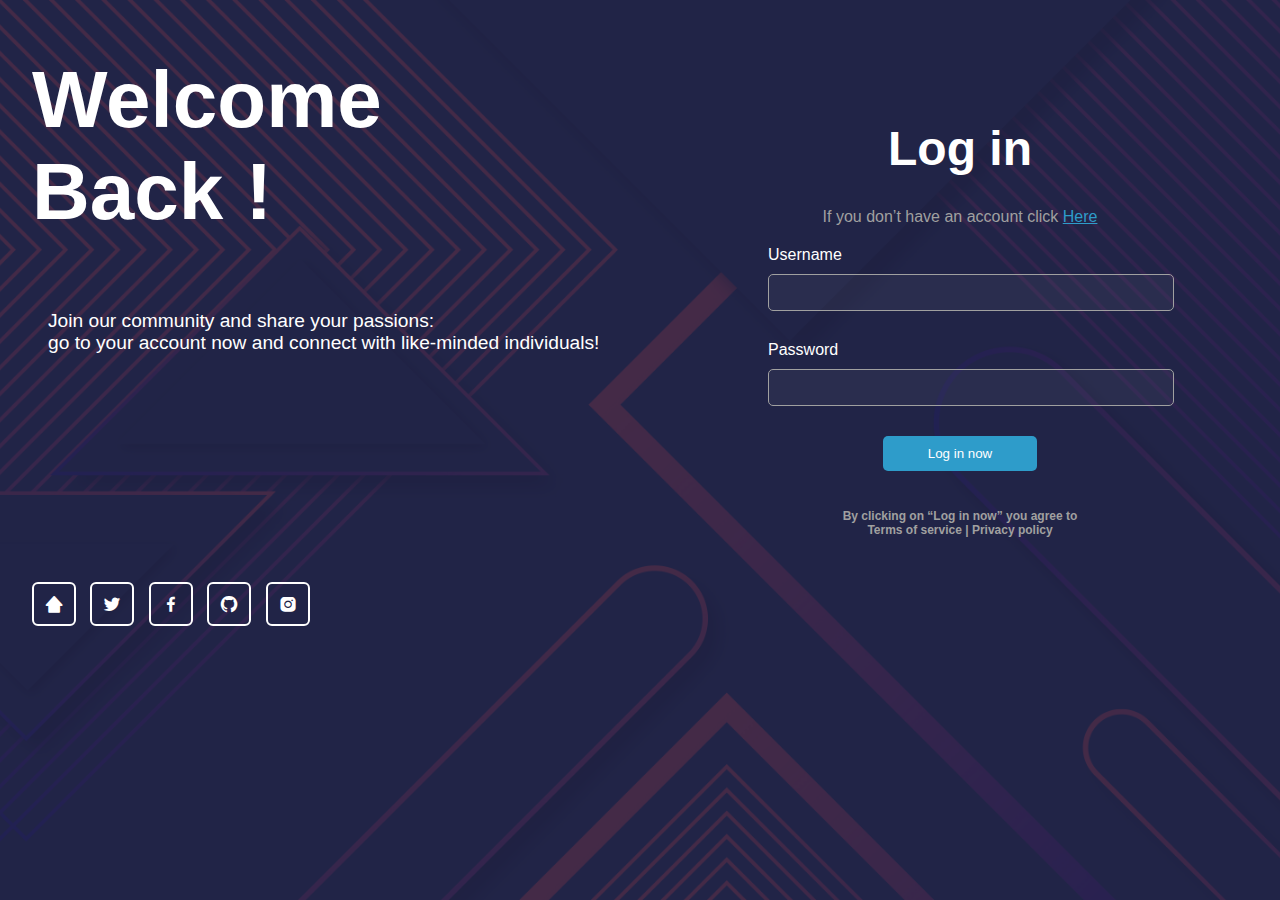
<file: templates/login.html>
<!DOCTYPE html>
<html lang="en">
<head>
    <meta charset="UTF-8">
    <meta name="viewport" content="width=device-width, initial-scale=1.0">
    <link href="https://fonts.googleapis.com/icon?family=Material+Icons" rel="stylesheet">
    <link href='https://unpkg.com/boxicons@2.1.4/css/boxicons.min.css' rel='stylesheet'>
    <link rel="stylesheet" type="text/css" href="/static/style/signup.css">
    <link rel="stylesheet" type="text/css" href="/static/style/style.css">
    <link rel="icon" type="image/jpg" href="/static/IMG/favicon.png">
    <title>Forum</title>
</head>
<body>
    <section class="color-back">
        <main>
            <section class="welcome-side">
                <h1>Welcome<br> Back !</h1>
                <p>Join our community and share your passions:<br> go to your account now and connect with like-minded individuals!</p>
                <div class="social-media">
                    <a href="/"><i class='bx bxs-home-alt-2'></i></a>
                    <a href="#"><i class='bx bxl-twitter'></i></a>
                    <a href="#"><i class='bx bxl-facebook'></i></a>
                    <a href="https://github.com/EdgarCou/forum"><i class='bx bxl-github'></i></a>
                    <a href="#"><i class='bx bxl-instagram-alt'></i></a>
                </div>
            </section>
            <section class="connexion-side">
                <form id ="signupForm" method="POST">
                    <h1>Log in</h1>
                    <p class="text-signup">If you don’t have an account click&nbsp;<a href="/signup">Here</a></p>
                    <div class="input-box-login">
                        <label for="username">Username</label>
                        <input id="username" type="text" name ="username"  required>
                    </div>
                    <div class="input-box-login">
                        <label for="password">Password</label>
                        <input id="password" type="password" name="password" required>
                    </div>
                    <div class ="signupStatus" id ="signupStatus" style="color:red"></div>
                    <button type="submit">Log in now</button>
                    <h4 class="link-signup">By clicking on “Log in now” you agree to <a href="/RGPD">Terms of service | Privacy policy </a></h4>
                </form>
            </section>
            <div class="social-media-phone">
                <a href="/"><i class='bx bxs-home-alt-2'></i></a>
                <a href="#"><i class='bx bxl-twitter'></i></a>
                <a href="#"><i class='bx bxl-facebook'></i></a>
                <a href="https://github.com/EdgarCou/forum"><i class='bx bxl-github'></i></a>
                <a href="#"><i class='bx bxl-instagram-alt'></i></a>
            </div>
        </main>
    </section>
</body>
</html>
</file>
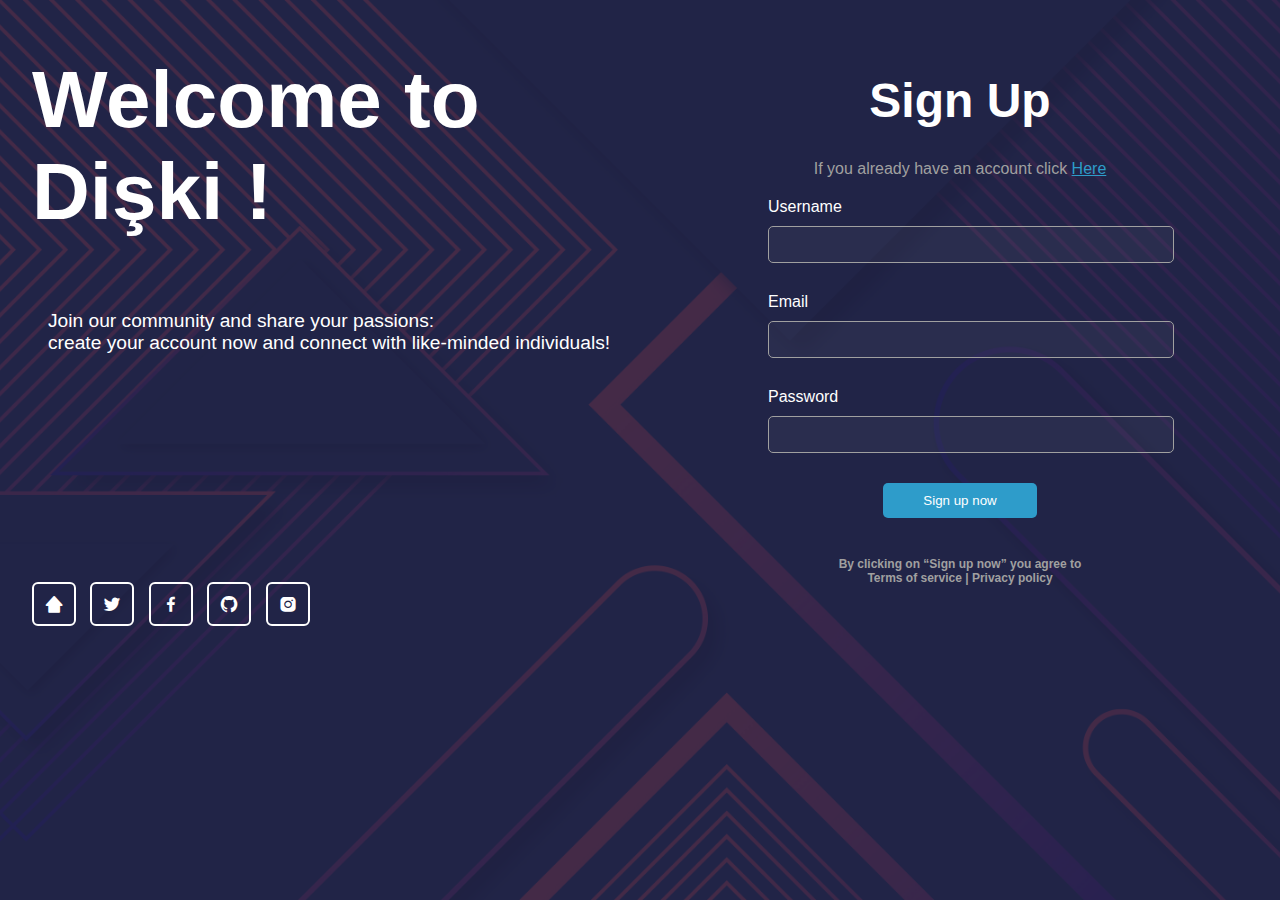
<file: templates/signup.html>
<!DOCTYPE html>
<html lang="en">
<head>
    <meta charset="UTF-8">
    <meta name="viewport" content="width=device-width, initial-scale=1.0">
    <link href="https://fonts.googleapis.com/icon?family=Material+Icons" rel="stylesheet">
    <link href='https://unpkg.com/boxicons@2.1.4/css/boxicons.min.css' rel='stylesheet'>
    <link rel="stylesheet" type="text/css" href="/static/style/signup.css">
    <link rel="stylesheet" type="text/css" href="/static/style/style.css">
    <link rel="icon" type="image/jpg" href="/static/IMG/favicon.png">
    <title>Forum</title>
</head>
<body>
    <section class="color-back">
        <main>
            <section class="welcome-side">
                <h1>Welcome to <br> Dişki !</h1>
                <p>Join our community and share your passions:<br> create your account now and connect with like-minded individuals!</p>
                <div class="social-media">
                    <a href="/"><i class='bx bxs-home-alt-2'></i></a>
                    <a href="#"><i class='bx bxl-twitter'></i></a>
                    <a href="#"><i class='bx bxl-facebook'></i></a>
                    <a href="https://github.com/EdgarCou/forum"><i class='bx bxl-github'></i></a>
                    <a href="#"><i class='bx bxl-instagram-alt'></i></a>
                </div>
            </section>
            <section class="connexion-side">
                <form id ="signupForm" method="POST">
                    <h1>Sign Up</h1>
                    <p class="text-signup">If you already have an account click&nbsp;<a href="/login">Here</a></p>
                    <div class="input-box-login">
                        <label for="username">Username</label>
                        <input id="username" type="text" name ="username" maxlength="20" minlength="3" required>
                    </div>
                    <div class="input-box-login">
                        <label for="email">Email</label>
                        <input id="email" type="email" name ="email" maxlength="31" minlength="10" required>
                    </div>
                    <div class="input-box-login">
                        <label for="password">Password</label>
                        <input id="password" type="password" name="password" minlength="8" required>
                    </div>
                    <div class ="signupStatus" id ="signupStatus" style="color:red"></div>
                    <button type="submit">Sign up now</button>
                    <h4 class="link-signup">By clicking on “Sign up now” you agree to <a href="/RGPD">Terms of service | Privacy policy </a> </h4>
                </form>
            </section>
        </main>
    </section>
</body>
</html>
</file>
<file: static/style/signup.css>
main {
    display: flex;
    align-items: center;
    gap: 10%;
}

/* Left part */

.welcome-side {
    width: 50%;
    display: flex;
    flex-direction: column;
    color: white;
}

.welcome-side h1 {
    padding: 0;
    font-size: 5em;
    margin-left: 5%;
}

.welcome-side p {
    font-size: 1.2em;
    margin-left: 7.5%;
}

.social-media {
    margin-top: 32.5%;
    margin-left: 5%;
}

.social-media a {
    display: inline-flex;
    justify-content: center;
    align-items: center;
    width: 40px;
    height: 40px;
    background: transparent;
    border: 2px solid #ffffff;
    border-radius: 6px;
    text-decoration: none;
    margin-right: 10px;
    transition: .5s;
}

.social-media a:hover {
    background: #ffffff;
}

.social-media a i {
    font-size: 20px;
    color: #ffffff;
}

.social-media a:hover i {
    color: var(--black);
}


/* Right part */

.connexion-side {
    width: 30%;
    display: flex;
    justify-content: center;
    align-items: center;
}

.connexion-side a {
    color: #A0A0A0;
    text-decoration: none;
}

#signupForm {
    color: white;
}

#signupForm h1 {
    text-align: center;
    font-size: 3em;
}

#signupForm input {
    width: 100%;
    padding: 10px;
    margin: 10px 0;
    border: 1px solid var(--grey);
    border-radius: 5px;
    background: var(--bg);
    background-color: rgb(217, 217, 217, 0.05);
    color: white;
}

#signupForm input::placeholder {
    color: var(--grey);
}

#signupForm button {
    align-items: center;
    width: 40%;
    padding: 10px;
    margin: auto;
    border: none;
    border-radius: 5px;
    background: var(--blue);
    color: white;
    cursor: pointer;
    display: block;
}

#signupForm button:hover {
    background: var(--bg);
    outline: 1px solid var(--blue);
}

h4 {
    font-size: 0.75em;
    color: var(--grey);
    margin-top: 20px;
    text-align: center;
    margin: 10% auto auto auto;
    width: 70%;
}

#signupForm p {
    color: var(--grey);
    margin-top: 20px;
    text-align: center;
}

#signupForm p a {
    color: var(--blue);
    text-decoration: underline;
}

.input-box-login {
    display: flex;
    flex-direction: column;
    margin: 20px 0;
}

.social-media-phone{
    display: none;
}

@media screen and (max-width: 768px) {
    main {
        display: flex;
        flex-direction: column;
        align-items: center;
        margin-right: 3%;
        gap: 5rem;
    }
    .welcome-side{
        display: none;
    }

    .connexion-side {
        width: 97%;
    }

    .social-media-phone{
        margin-top: 10%;
        display: flex;
    }
    
    .social-media-phone a {
        display: inline-flex;
        justify-content: center;
        align-items: center;
        width: 40px;
        height: 40px;
        background: transparent;
        border: 2px solid #ffffff;
        border-radius: 6px;
        text-decoration: none;
        margin-right: 10px;
        transition: .5s;
    }
    
    .social-media-phone a:hover {
        background: #ffffff;
    }
    
    .social-media-phone a i {
        font-size: 20px;
        color: #ffffff;
    }
    
    .social-media-phone a:hover i {
        color: var(--black);
    }

}
</file>
<file: static/style/style.css>
:root {
    --header: rgb(37, 39, 77);
    --bg: rgb(37, 39, 77, 0.85);
    --grey: #A0A0A0;
    --light-grey: rgb(234, 234, 234);
    --blue: #2E9CCA;
    --black: #17252A;
    --white: #E4E3E3;
}

html, body {
    height: 100%;
}

body {
    font-family: 'Roboto', sans-serif;
    margin: 0;
    padding: 0;
    background-image: url(../IMG/background.jpg);
    background-size: cover;
    background-attachment: fixed;
    background-repeat: no-repeat;
    background-position: center;
}

.color-back {
    background-color: var(--bg);
    width: 100%;
    min-height: 100vh;
    position: absolute;
    top: 0;
}
</file>
